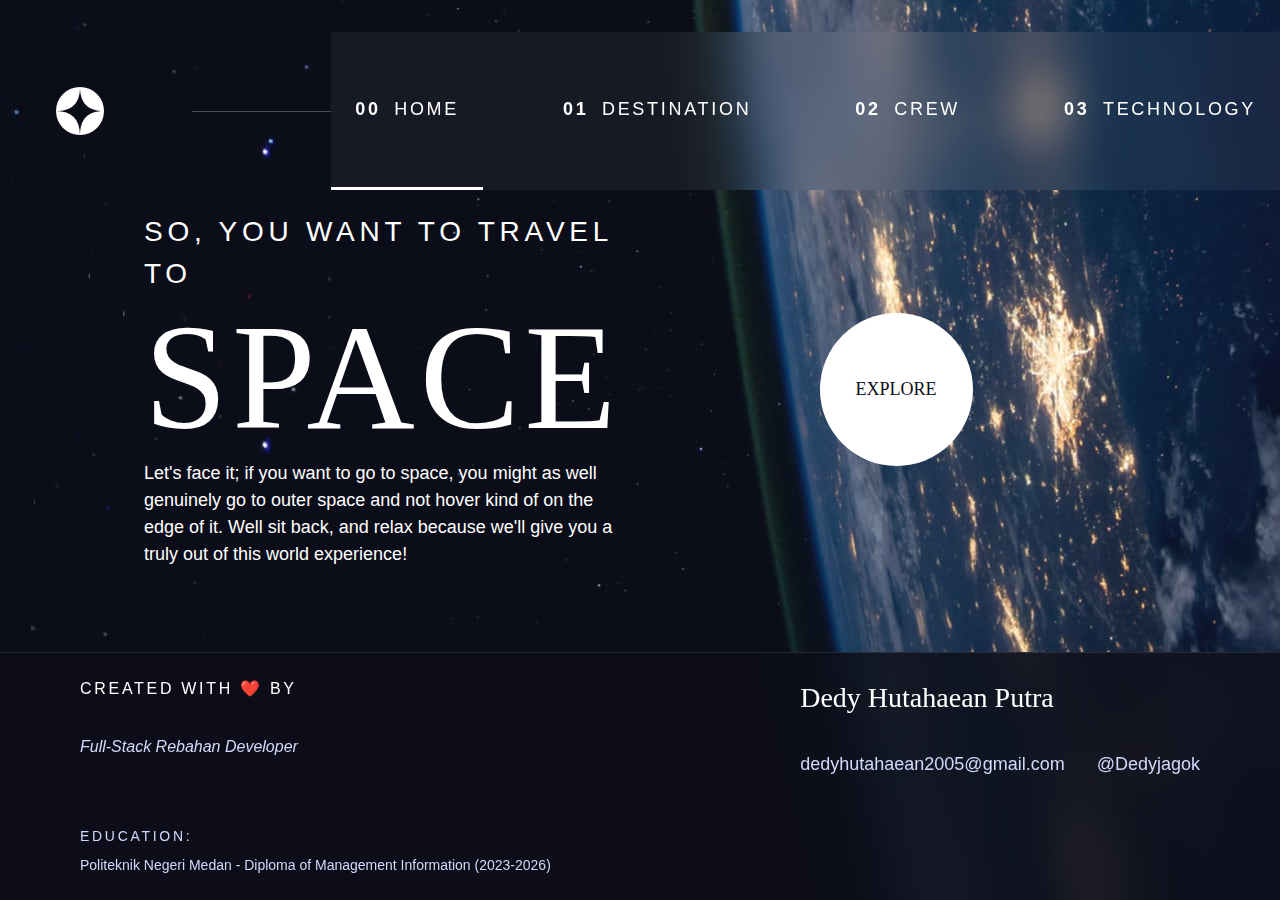
<file: starter-code/index.html>
<!DOCTYPE html>
<html lang="en">
<head>
  <meta charset="UTF-8">
  <meta name="viewport" content="width=device-width, initial-scale=1.0">
  <link rel="icon" type="image/png" sizes="32x32" href="./assets/favicon-32x32.png">
  <link rel="stylesheet" href="css/style.css">
  <title>Frontend Mentor | Space tourism website</title>
</head>
<body class="home">
  <header class="primary-header flex">
    <div>
      <img src="./assets/shared/logo.svg" alt="space tourism logo" class="logo">
    </div>
    
    <button class="mobile-nav-toggle" aria-controls="primary-navigation" aria-expanded="false">
      <span class="sr-only">Menu</span>
    </button>
    
    <nav>
      <ul id="primary-navigation" class="primary-navigation underline-indicators flex">
        <li class="active"><a class="ff-sans-cond uppercase text-white letter-spacing-2" href="index.html"><span>00</span>Home</a></li>
        <li><a class="ff-sans-cond uppercase text-white letter-spacing-2" href="destination-moon.html"><span>01</span>Destination</a></li>
        <li><a class="ff-sans-cond uppercase text-white letter-spacing-2" href="crew-commander.html"><span>02</span>Crew</a></li>
        <li><a class="ff-sans-cond uppercase text-white letter-spacing-2" href="technology-vehicle.html"><span>03</span>Technology</a></li>
      </ul>
    </nav>
  </header>
  
  <main class="grid-container">
    <div>
      <h1 class="text-accent fs-500 ff-sans-cond uppercase letter-spacing-1">So, you want to travel to <span class="fs-900 ff-serif text-white d-block">Space</span></h1>
      <p>Let's face it; if you want to go to space, you might as well genuinely go to outer space and not hover kind of on the edge of it. Well sit back, and relax because we'll give you a truly out of this world experience!</p>
    </div>
    
    <div>
      <a href="destination-moon.html" class="large-button uppercase ff-serif text-dark bg-white">Explore</a>
    </div>
  </main>

  <footer class="creator-info">
    <div class="creator-container">
      <p class="fs-300 ff-sans-cond uppercase letter-spacing-2">Created with ❤️ by</p>
      <p class="fs-500 ff-serif">Dedy Hutahaean Putra</p>
      <p class="creator-subtitle text-light">Full-Stack Rebahan Developer</p>
      <div class="creator-links">
        <a href="mailto:dedyhutahaean2005@gmail.com" class="text-light">dedyhutahaean2005@gmail.com</a>
        <a href="https://github.com/Dedyjagok" target="_blank" class="text-light">@Dedyjagok</a>
      </div>
      <p class="education text-light">
        <span class="ff-sans-cond uppercase letter-spacing-2">Education:</span>
        Politeknik Negeri Medan - Diploma of Management Information (2023-2026)
      </p>
    </div>
  </footer>

  <script src="js/navigation.js"></script>
</body>
</html>
</file>
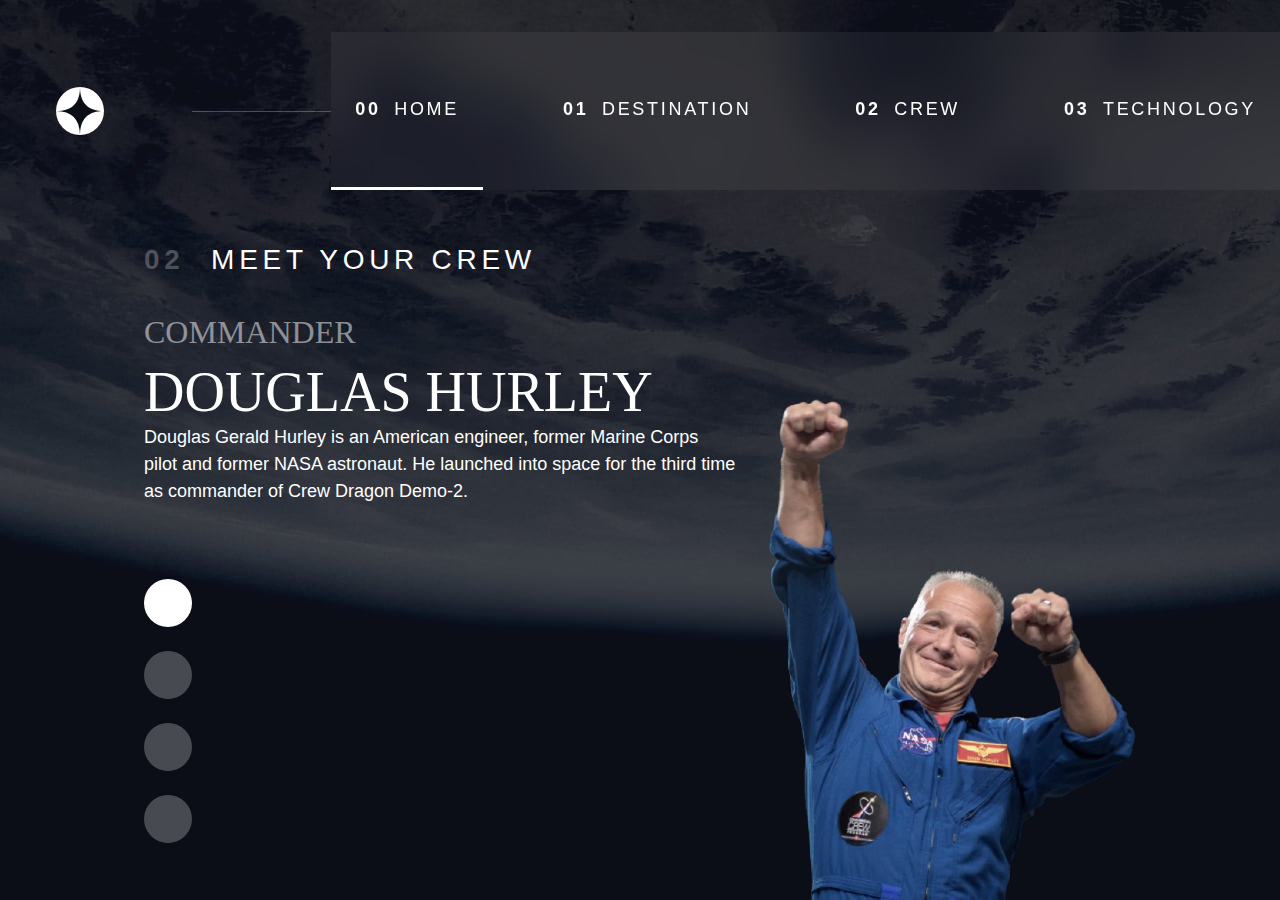
<file: starter-code/crew-commander.html>
<!DOCTYPE html>
<html lang="en">
<head>
  <meta charset="UTF-8">
  <meta name="viewport" content="width=device-width, initial-scale=1.0">
  <link rel="icon" type="image/png" sizes="32x32" href="./assets/favicon-32x32.png">
  <link rel="stylesheet" href="css/style.css">
  <title>Frontend Mentor | Space tourism website</title>
</head>
<body class="crew">
  <header class="primary-header flex">
    <div>
      <img src="./assets/shared/logo.svg" alt="space tourism logo" class="logo">
    </div>
    
    <nav>
      <ul id="primary-navigation" class="primary-navigation underline-indicators flex">
        <li class="active"><a class="ff-sans-cond uppercase text-white letter-spacing-2" href="index.html"><span>00</span>Home</a></li>
        <li><a class="ff-sans-cond uppercase text-white letter-spacing-2" href="destination-moon.html"><span>01</span>Destination</a></li>
        <li><a class="ff-sans-cond uppercase text-white letter-spacing-2" href="crew-commander.html"><span>02</span>Crew</a></li>
        <li><a class="ff-sans-cond uppercase text-white letter-spacing-2" href="technology-vehicle.html"><span>03</span>Technology</a></li>
      </ul>
    </nav>
  </header>

  <main class="grid-container grid-container--crew">
    <h1 class="numbered-title"><span>02</span> Meet your crew</h1>
    
    <div class="crew-image">
      <picture>
        <source srcset="./assets/crew/image-douglas-hurley.webp" type="image/webp">
        <img src="./assets/crew/image-douglas-hurley.png" alt="Douglas Hurley">
      </picture>
    </div>
    
    <div class="dot-indicators flex">
      <a href="crew-commander.html" aria-selected="true"><span class="sr-only">Commander</span></a>
      <a href="crew-specialist.html" aria-selected="false"><span class="sr-only">Mission Specialist</span></a>
      <a href="crew-pilot.html" aria-selected="false"><span class="sr-only">Pilot</span></a>
      <a href="crew-engineer.html" aria-selected="false"><span class="sr-only">Flight Engineer</span></a>
    </div>
    
    <article class="crew-details">
      <header class="flow flow--space-small">
        <h2 class="fs-600 ff-serif uppercase">Commander</h2>
        <p class="fs-700 uppercase ff-serif">Douglas Hurley</p>
      </header>
      
      <p>
        Douglas Gerald Hurley is an American engineer, former Marine Corps pilot 
        and former NASA astronaut. He launched into space for the third time as 
        commander of Crew Dragon Demo-2.
      </p>
    </article>
  </main>

  <script src="js/navigation.js"></script>
</body>
</html>
</file>
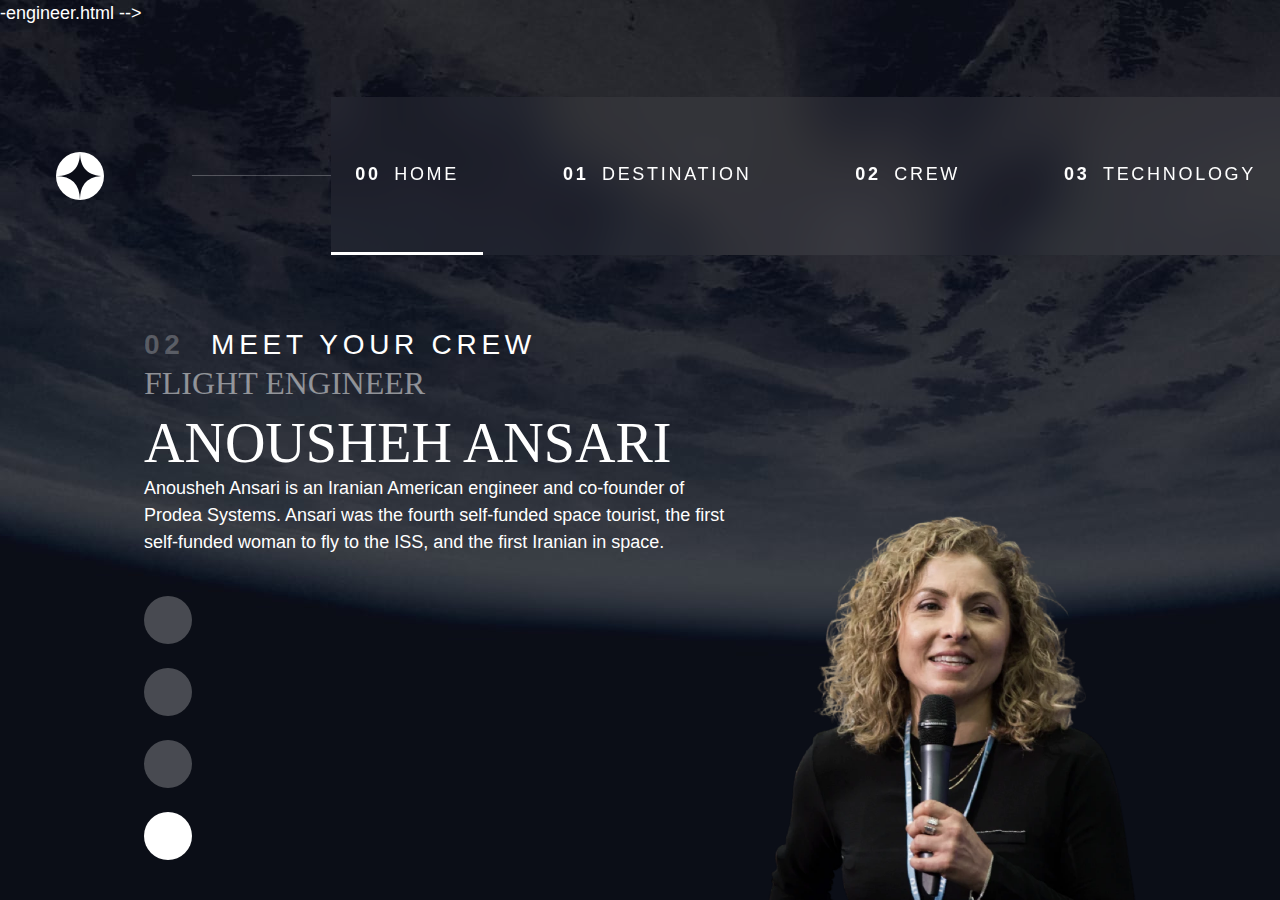
<file: starter-code/crew-engineer.html>
-engineer.html -->
<!DOCTYPE html>
<html lang="en">
<head>
  <meta charset="UTF-8">
  <meta name="viewport" content="width=device-width, initial-scale=1.0">
  <link rel="icon" type="image/png" sizes="32x32" href="./assets/favicon-32x32.png">
  <link rel="stylesheet" href="css/style.css">
  <title>Frontend Mentor | Space tourism website</title>
</head>
<body class="crew">
  <header class="primary-header flex">
    <div>
      <img src="./assets/shared/logo.svg" alt="space tourism logo" class="logo">
    </div>
    
    <nav>
      <ul id="primary-navigation" class="primary-navigation underline-indicators flex">
        <li class="active"><a class="ff-sans-cond uppercase text-white letter-spacing-2" href="index.html"><span>00</span>Home</a></li>
        <li><a class="ff-sans-cond uppercase text-white letter-spacing-2" href="destination-moon.html"><span>01</span>Destination</a></li>
        <li><a class="ff-sans-cond uppercase text-white letter-spacing-2" href="crew-commander.html"><span>02</span>Crew</a></li>
        <li><a class="ff-sans-cond uppercase text-white letter-spacing-2" href="technology-vehicle.html"><span>03</span>Technology</a></li>
      </ul>
    </nav>
  </header>

  <main class="grid-container grid-container--crew">
    <h1 class="numbered-title"><span>02</span> Meet your crew</h1>
    
    <div class="crew-image">
      <picture>
        <source srcset="./assets/crew/image-anousheh-ansari.webp" type="image/webp">
        <img src="./assets/crew/image-anousheh-ansari.png" alt="Anousheh Ansari">
      </picture>
    </div>
    
    <div class="dot-indicators flex">
      <a href="crew-commander.html" aria-selected="false"><span class="sr-only">Commander</span></a>
      <a href="crew-specialist.html" aria-selected="false"><span class="sr-only">Mission Specialist</span></a>
      <a href="crew-pilot.html" aria-selected="false"><span class="sr-only">Pilot</span></a>
      <a href="crew-engineer.html" aria-selected="true"><span class="sr-only">Flight Engineer</span></a>
    </div>
    
    <article class="crew-details">
      <header class="flow flow--space-small">
        <h2 class="fs-600 ff-serif uppercase">Flight Engineer</h2>
        <p class="fs-700 uppercase ff-serif">Anousheh Ansari</p>
      </header>
      
      <p>
        Anousheh Ansari is an Iranian American engineer and co-founder of Prodea Systems. 
        Ansari was the fourth self-funded space tourist, the first self-funded woman to 
        fly to the ISS, and the first Iranian in space.
      </p>
    </article>
  </main>

  <script src="js/navigation.js"></script>
</body>
</html>
</file>
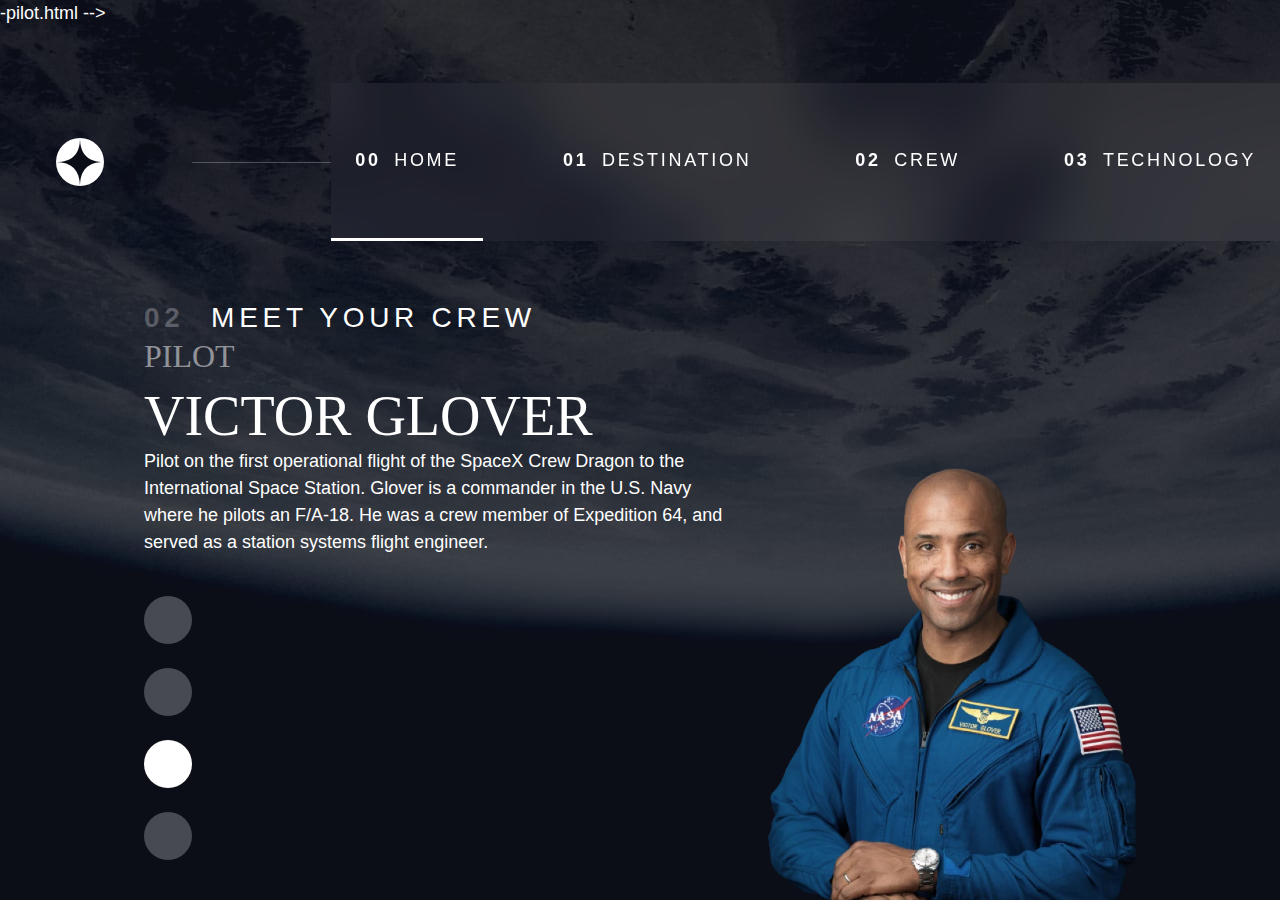
<file: starter-code/crew-pilot.html>
-pilot.html -->
<!DOCTYPE html>
<html lang="en">
<head>
  <meta charset="UTF-8">
  <meta name="viewport" content="width=device-width, initial-scale=1.0">
  <link rel="icon" type="image/png" sizes="32x32" href="./assets/favicon-32x32.png">
  <link rel="stylesheet" href="css/style.css">
  <title>Frontend Mentor | Space tourism website</title>
</head>
<body class="crew">
  <header class="primary-header flex">
    <div>
      <img src="./assets/shared/logo.svg" alt="space tourism logo" class="logo">
    </div>
    
    <nav>
      <ul id="primary-navigation" class="primary-navigation underline-indicators flex">
        <li class="active"><a class="ff-sans-cond uppercase text-white letter-spacing-2" href="index.html"><span>00</span>Home</a></li>
        <li><a class="ff-sans-cond uppercase text-white letter-spacing-2" href="destination-moon.html"><span>01</span>Destination</a></li>
        <li><a class="ff-sans-cond uppercase text-white letter-spacing-2" href="crew-commander.html"><span>02</span>Crew</a></li>
        <li><a class="ff-sans-cond uppercase text-white letter-spacing-2" href="technology-vehicle.html"><span>03</span>Technology</a></li>
      </ul>
    </nav>
  </header>

  <main class="grid-container grid-container--crew">
    <h1 class="numbered-title"><span>02</span> Meet your crew</h1>
    
    <div class="crew-image">
      <picture>
        <source srcset="./assets/crew/image-victor-glover.webp" type="image/webp">
        <img src="./assets/crew/image-victor-glover.png" alt="Victor Glover">
      </picture>
    </div>
    
    <div class="dot-indicators flex">
      <a href="crew-commander.html" aria-selected="false"><span class="sr-only">Commander</span></a>
      <a href="crew-specialist.html" aria-selected="false"><span class="sr-only">Mission Specialist</span></a>
      <a href="crew-pilot.html" aria-selected="true"><span class="sr-only">Pilot</span></a>
      <a href="crew-engineer.html" aria-selected="false"><span class="sr-only">Flight Engineer</span></a>
    </div>
    
    <article class="crew-details">
      <header class="flow flow--space-small">
        <h2 class="fs-600 ff-serif uppercase">Pilot</h2>
        <p class="fs-700 uppercase ff-serif">Victor Glover</p>
      </header>
      
      <p>
        Pilot on the first operational flight of the SpaceX Crew Dragon to the 
        International Space Station. Glover is a commander in the U.S. Navy where 
        he pilots an F/A-18. He was a crew member of Expedition 64, and served as a 
        station systems flight engineer.
      </p>
    </article>
  </main>

  <script src="js/navigation.js"></script>
</body>
</html>
</file>
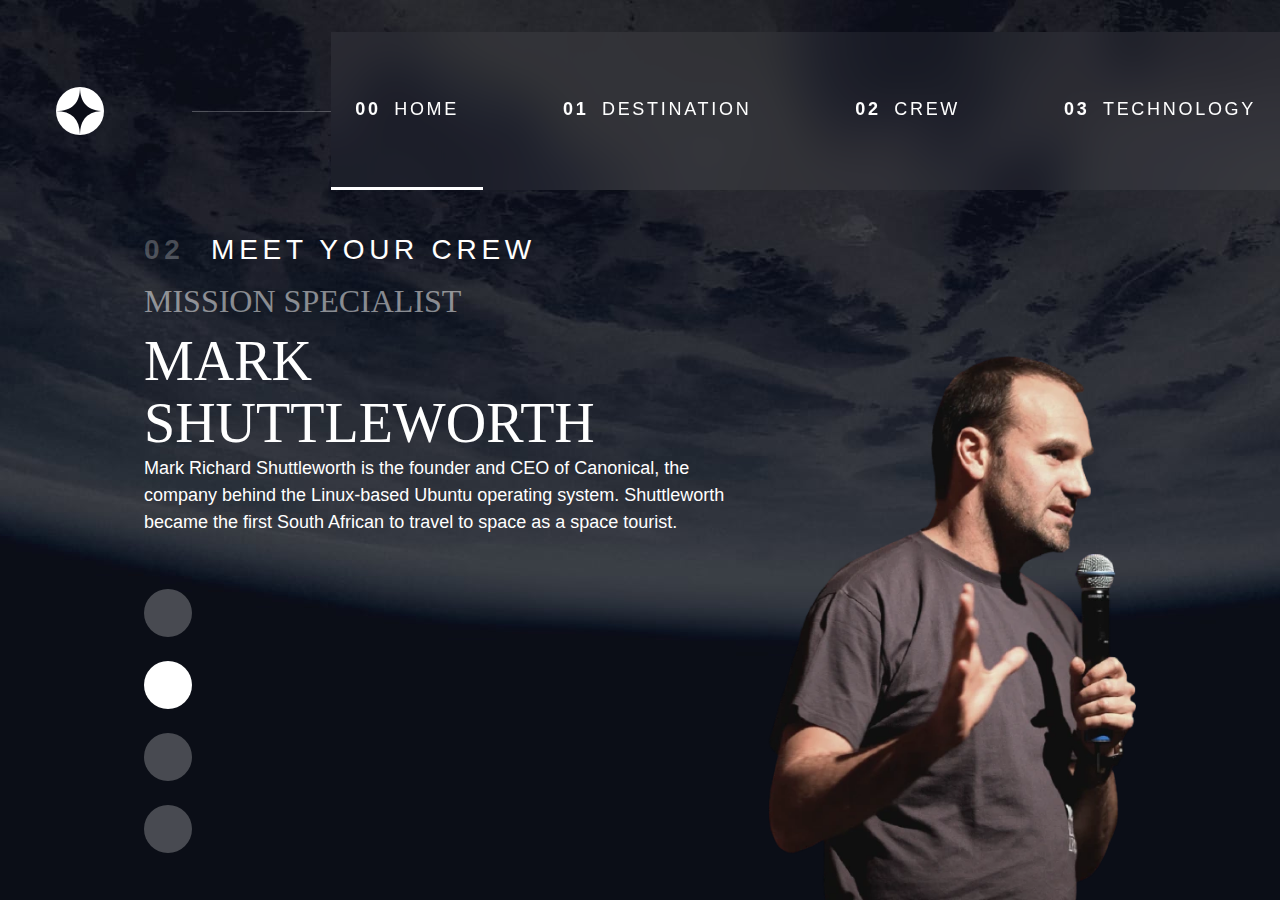
<file: starter-code/crew-specialist.html>
<!DOCTYPE html>
<html lang="en">
<head>
  <meta charset="UTF-8">
  <meta name="viewport" content="width=device-width, initial-scale=1.0">
  <link rel="icon" type="image/png" sizes="32x32" href="./assets/favicon-32x32.png">
  <link rel="stylesheet" href="css/style.css">
  <title>Frontend Mentor | Space tourism website</title>
</head>
<body class="crew">
  <header class="primary-header flex">
    <div>
      <img src="./assets/shared/logo.svg" alt="space tourism logo" class="logo">
    </div>
    
    <nav>
      <ul id="primary-navigation" class="primary-navigation underline-indicators flex">
        <li class="active"><a class="ff-sans-cond uppercase text-white letter-spacing-2" href="index.html"><span>00</span>Home</a></li>
        <li><a class="ff-sans-cond uppercase text-white letter-spacing-2" href="destination-moon.html"><span>01</span>Destination</a></li>
        <li><a class="ff-sans-cond uppercase text-white letter-spacing-2" href="crew-commander.html"><span>02</span>Crew</a></li>
        <li><a class="ff-sans-cond uppercase text-white letter-spacing-2" href="technology-vehicle.html"><span>03</span>Technology</a></li>
      </ul>
    </nav>
  </header>

  <main class="grid-container grid-container--crew">
    <h1 class="numbered-title"><span>02</span> Meet your crew</h1>
    
    <div class="crew-image">
      <picture>
        <source srcset="./assets/crew/image-mark-shuttleworth.webp" type="image/webp">
        <img src="./assets/crew/image-mark-shuttleworth.png" alt="Mark Shuttleworth">
      </picture>
    </div>
    
    <div class="dot-indicators flex">
      <a href="crew-commander.html" aria-selected="false"><span class="sr-only">Commander</span></a>
      <a href="crew-specialist.html" aria-selected="true"><span class="sr-only">Mission Specialist</span></a>
      <a href="crew-pilot.html" aria-selected="false"><span class="sr-only">Pilot</span></a>
      <a href="crew-engineer.html" aria-selected="false"><span class="sr-only">Flight Engineer</span></a>
    </div>
    
    <article class="crew-details">
      <header class="flow flow--space-small">
        <h2 class="fs-600 ff-serif uppercase">Mission Specialist</h2>
        <p class="fs-700 uppercase ff-serif">Mark Shuttleworth</p>
      </header>
      
      <p>
        Mark Richard Shuttleworth is the founder and CEO of Canonical, the company behind 
        the Linux-based Ubuntu operating system. Shuttleworth became the first South 
        African to travel to space as a space tourist.
      </p>
    </article>
  </main>

  <script src="js/navigation.js"></script>
</body>
</html>
</file>
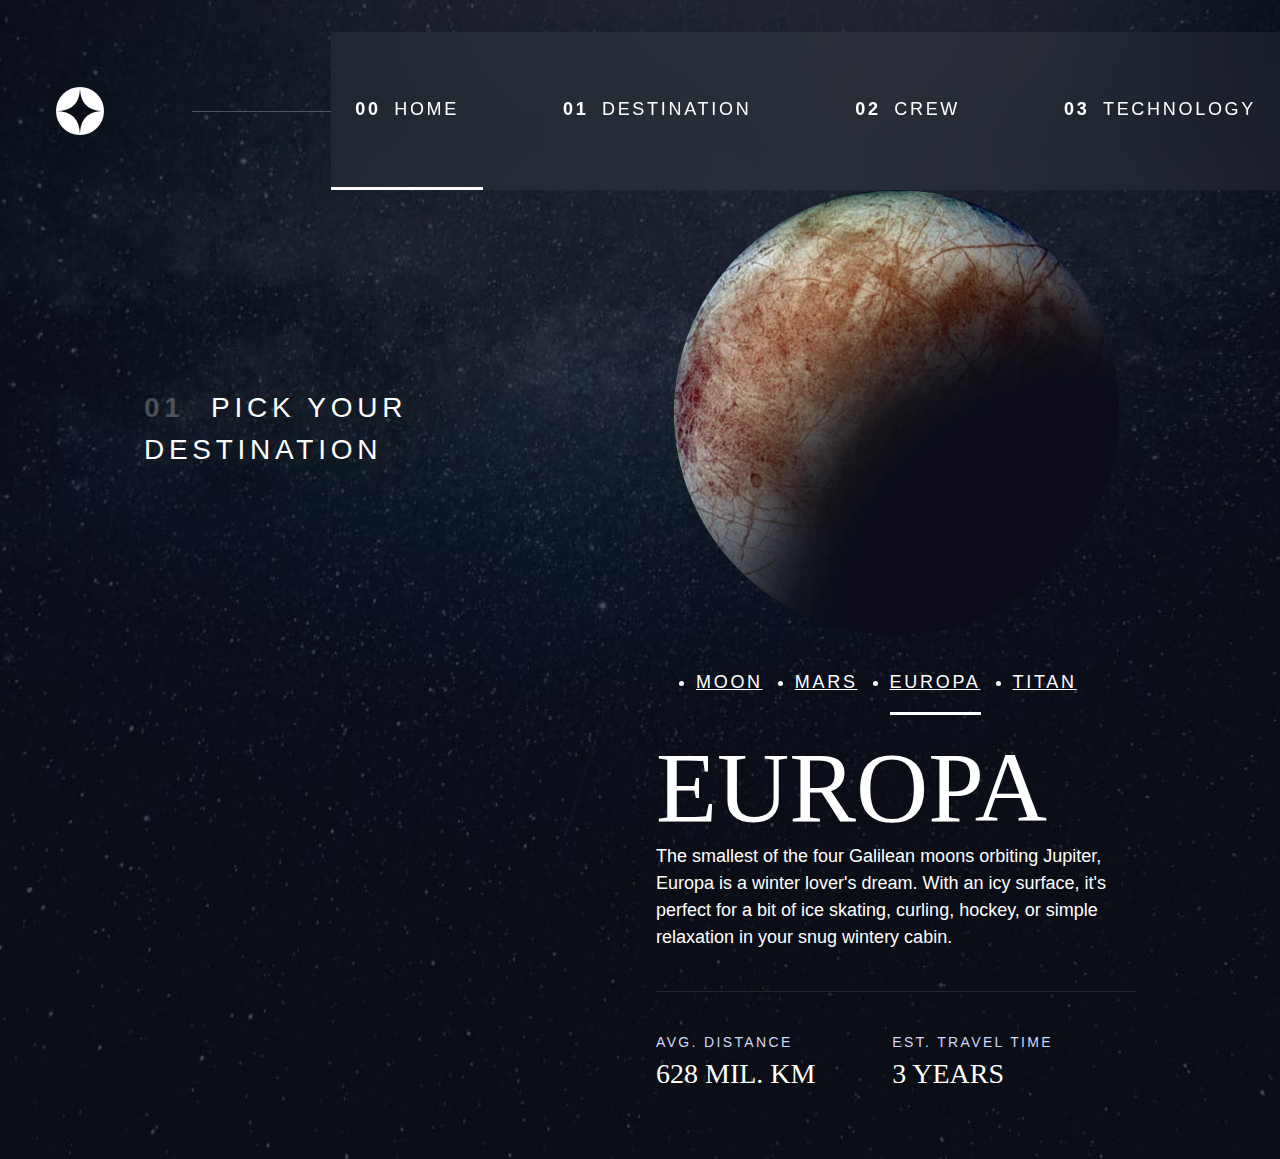
<file: starter-code/destination-europa.html>
<!DOCTYPE html>
<html lang="en">
<head>
  <meta charset="UTF-8">
  <meta name="viewport" content="width=device-width, initial-scale=1.0">
  <link rel="icon" type="image/png" sizes="32x32" href="./assets/favicon-32x32.png">
  <link rel="stylesheet" href="css/style.css">
  <title>Frontend Mentor | Space tourism website</title>
</head>
<body class="destination">
  <header class="primary-header flex">
    <div>
      <img src="./assets/shared/logo.svg" alt="space tourism logo" class="logo">
    </div>
    
    <nav>
      <ul id="primary-navigation" class="primary-navigation underline-indicators flex">
        <li class="active"><a class="ff-sans-cond uppercase text-white letter-spacing-2" href="index.html"><span>00</span>Home</a></li>
        <li><a class="ff-sans-cond uppercase text-white letter-spacing-2" href="destination-moon.html"><span>01</span>Destination</a></li>
        <li><a class="ff-sans-cond uppercase text-white letter-spacing-2" href="crew-commander.html"><span>02</span>Crew</a></li>
        <li><a class="ff-sans-cond uppercase text-white letter-spacing-2" href="technology-vehicle.html"><span>03</span>Technology</a></li>
      </ul>
    </nav>
  </header>

  <main id="main" class="grid-container">
    <h1 class="numbered-title"><span>01</span> Pick your destination</h1>
    
    <div class="tab-content">
      <picture>
        <source srcset="./assets/destination/image-europa.webp" type="image/webp">
        <img src="./assets/destination/image-europa.png" alt="Europa">
      </picture>
    </div>
    
    <div class="tab-list-container">
      <nav>
        <ul class="tab-list underline-indicators flex">
          <li><a class="ff-sans-cond uppercase text-white letter-spacing-2" href="destination-moon.html">Moon</a></li>
          <li><a class="ff-sans-cond uppercase text-white letter-spacing-2" href="destination-mars.html">Mars</a></li>
          <li class="active"><a class="ff-sans-cond uppercase text-white letter-spacing-2" href="destination-europa.html">Europa</a></li>
          <li><a class="ff-sans-cond uppercase text-white letter-spacing-2" href="destination-titan.html">Titan</a></li>
        </ul>
      </nav>

      <article>
        <h2 class="fs-800 uppercase ff-serif">Europa</h2>

        <p>The smallest of the four Galilean moons orbiting Jupiter, Europa is a 
        winter lover's dream. With an icy surface, it's perfect for a bit of 
        ice skating, curling, hockey, or simple relaxation in your snug 
        wintery cabin.</p>

        <div class="destination-meta flex">
          <div>
            <h3 class="fs-200 uppercase text-light ff-sans-cond letter-spacing-3">Avg. distance</h3>
            <p class="fs-500 ff-serif uppercase">628 mil. km</p>
          </div>
          <div>
            <h3 class="fs-200 uppercase text-light ff-sans-cond letter-spacing-3">Est. travel time</h3>
            <p class="fs-500 ff-serif uppercase">3 years</p>
          </div>
        </div>
      </article>
    </div>
  </main>

  <script src="js/navigation.js"></script>
</body>
</html>
</file>
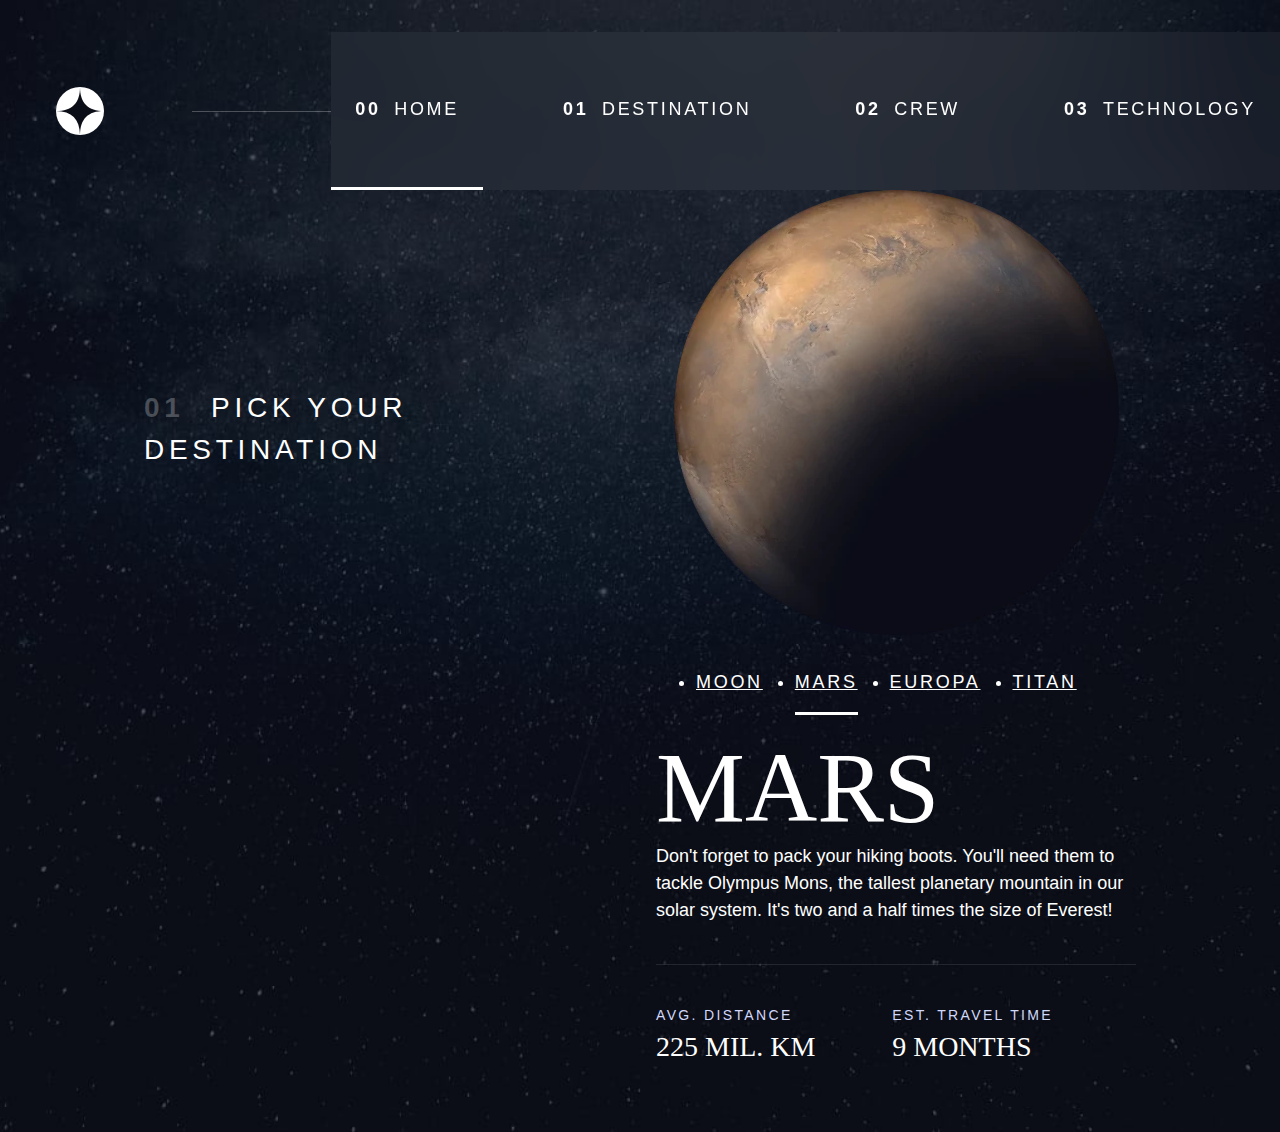
<file: starter-code/destination-mars.html>
<!DOCTYPE html>
<html lang="en">
<head>
  <meta charset="UTF-8">
  <meta name="viewport" content="width=device-width, initial-scale=1.0">
  <link rel="icon" type="image/png" sizes="32x32" href="./assets/favicon-32x32.png">
  <link rel="stylesheet" href="css/style.css">
  <title>Frontend Mentor | Space tourism website</title>
</head>
<body class="destination">
  <header class="primary-header flex">
    <div>
      <img src="./assets/shared/logo.svg" alt="space tourism logo" class="logo">
    </div>
    
    <nav>
      <ul id="primary-navigation" class="primary-navigation underline-indicators flex">
        <li class="active"><a class="ff-sans-cond uppercase text-white letter-spacing-2" href="index.html"><span>00</span>Home</a></li>
        <li><a class="ff-sans-cond uppercase text-white letter-spacing-2" href="destination-moon.html"><span>01</span>Destination</a></li>
        <li><a class="ff-sans-cond uppercase text-white letter-spacing-2" href="crew-commander.html"><span>02</span>Crew</a></li>
        <li><a class="ff-sans-cond uppercase text-white letter-spacing-2" href="technology-vehicle.html"><span>03</span>Technology</a></li>
      </ul>
    </nav>
  </header>

  <main id="main" class="grid-container">
    <h1 class="numbered-title"><span>01</span> Pick your destination</h1>
    
    <div class="tab-content">
      <picture>
        <source srcset="./assets/destination/image-mars.webp" type="image/webp">
        <img src="./assets/destination/image-mars.png" alt="Mars">
      </picture>
    </div>
    
    <div class="tab-list-container">
      <nav>
        <ul class="tab-list underline-indicators flex">
          <li><a class="ff-sans-cond uppercase text-white letter-spacing-2" href="destination-moon.html">Moon</a></li>
          <li class="active"><a class="ff-sans-cond uppercase text-white letter-spacing-2" href="destination-mars.html">Mars</a></li>
          <li><a class="ff-sans-cond uppercase text-white letter-spacing-2" href="destination-europa.html">Europa</a></li>
          <li><a class="ff-sans-cond uppercase text-white letter-spacing-2" href="destination-titan.html">Titan</a></li>
        </ul>
      </nav>

      <article>
        <h2 class="fs-800 uppercase ff-serif">Mars</h2>

        <p>Don't forget to pack your hiking boots. You'll need them to tackle Olympus Mons, 
        the tallest planetary mountain in our solar system. It's two and a half times 
        the size of Everest!</p>

        <div class="destination-meta flex">
          <div>
            <h3 class="fs-200 uppercase text-light ff-sans-cond letter-spacing-3">Avg. distance</h3>
            <p class="fs-500 ff-serif uppercase">225 mil. km</p>
          </div>
          <div>
            <h3 class="fs-200 uppercase text-light ff-sans-cond letter-spacing-3">Est. travel time</h3>
            <p class="fs-500 ff-serif uppercase">9 months</p>
          </div>
        </div>
      </article>
    </div>
  </main>

  <script src="js/navigation.js"></script>
</body>
</html>
</file>
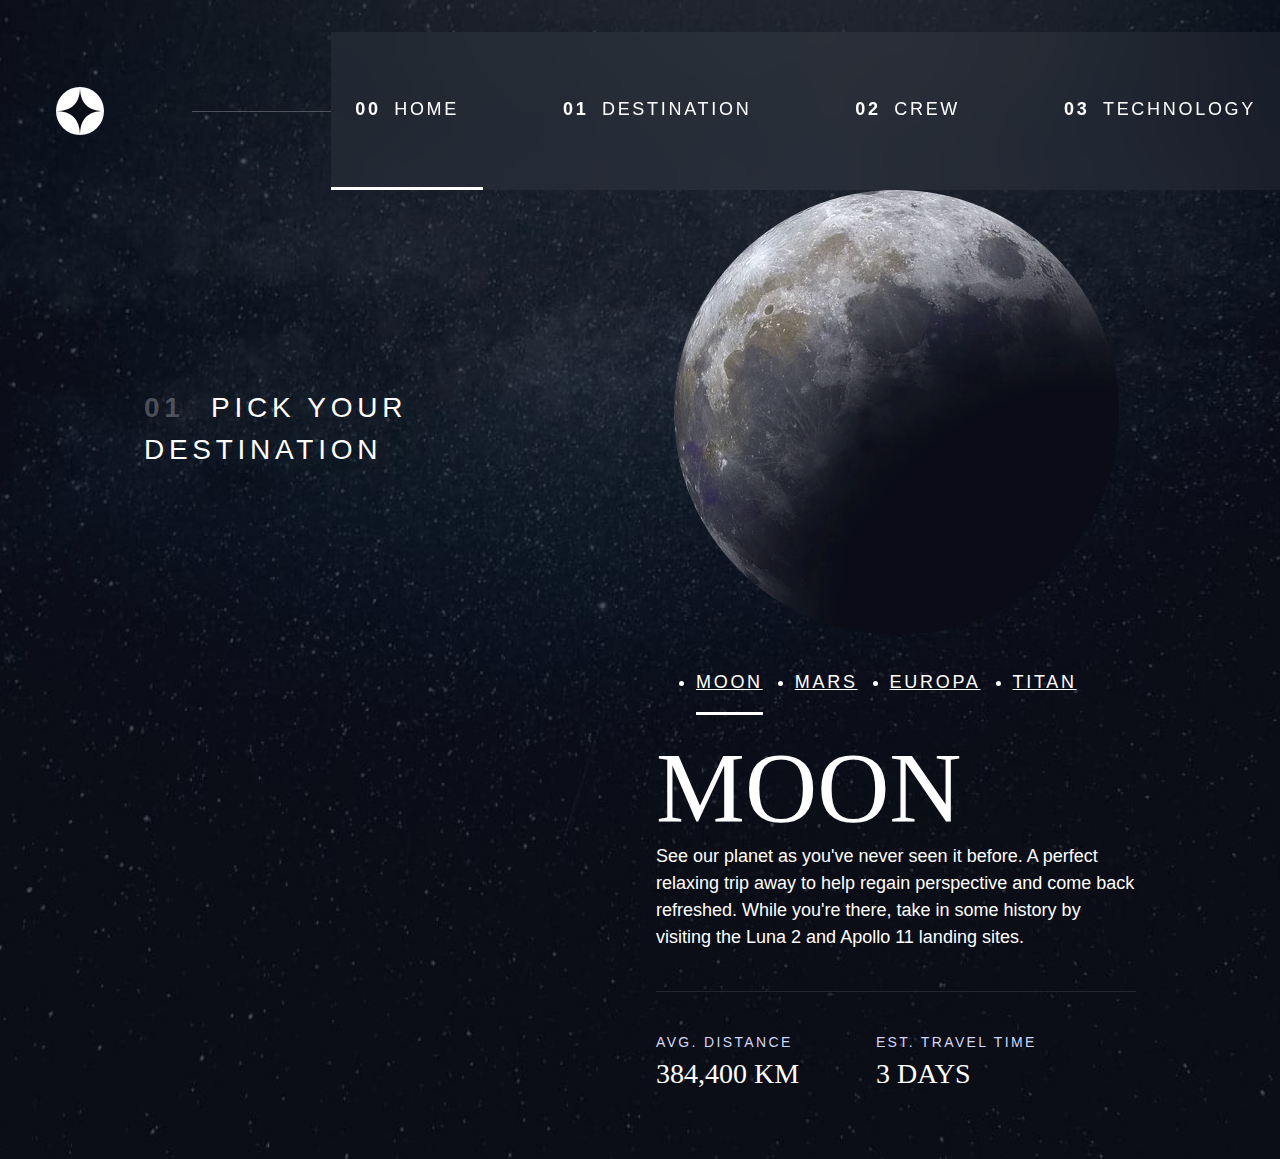
<file: starter-code/destination-moon.html>
<!DOCTYPE html>
<html lang="en">
<head>
  <meta charset="UTF-8">
  <meta name="viewport" content="width=device-width, initial-scale=1.0">
  <link rel="icon" type="image/png" sizes="32x32" href="./assets/favicon-32x32.png">
  <link rel="stylesheet" href="css/style.css">
  <title>Frontend Mentor | Space tourism website</title>
</head>
<body class="destination">
  <header class="primary-header flex">
    <div>
      <img src="./assets/shared/logo.svg" alt="space tourism logo" class="logo">
    </div>
    
    <nav>
      <ul id="primary-navigation" class="primary-navigation underline-indicators flex">
        <li class="active"><a class="ff-sans-cond uppercase text-white letter-spacing-2" href="index.html"><span>00</span>Home</a></li>
        <li><a class="ff-sans-cond uppercase text-white letter-spacing-2" href="destination-moon.html"><span>01</span>Destination</a></li>
        <li><a class="ff-sans-cond uppercase text-white letter-spacing-2" href="crew-commander.html"><span>02</span>Crew</a></li>
        <li><a class="ff-sans-cond uppercase text-white letter-spacing-2" href="technology-vehicle.html"><span>03</span>Technology</a></li>
      </ul>
    </nav>
  </header>

  <main id="main" class="grid-container">
    <h1 class="numbered-title"><span>01</span> Pick your destination</h1>
    
    <div class="tab-content">
      <picture>
        <source srcset="./assets/destination/image-moon.webp" type="image/webp">
        <img src="./assets/destination/image-moon.png" alt="The Moon">
      </picture>
    </div>
    
    <div class="tab-list-container">
      <nav>
        <ul class="tab-list underline-indicators flex">
          <li class="active"><a class="ff-sans-cond uppercase text-white letter-spacing-2" href="destination-moon.html">Moon</a></li>
          <li><a class="ff-sans-cond uppercase text-white letter-spacing-2" href="destination-mars.html">Mars</a></li>
          <li><a class="ff-sans-cond uppercase text-white letter-spacing-2" href="destination-europa.html">Europa</a></li>
          <li><a class="ff-sans-cond uppercase text-white letter-spacing-2" href="destination-titan.html">Titan</a></li>
        </ul>
      </nav>

      <article>
        <h2 class="fs-800 uppercase ff-serif">Moon</h2>

        <p>See our planet as you've never seen it before. A perfect relaxing trip away to help 
        regain perspective and come back refreshed. While you're there, take in some history 
        by visiting the Luna 2 and Apollo 11 landing sites.</p>

        <div class="destination-meta flex">
          <div>
            <h3 class="fs-200 uppercase text-light ff-sans-cond letter-spacing-3">Avg. distance</h3>
            <p class="fs-500 ff-serif uppercase">384,400 km</p>
          </div>
          <div>
            <h3 class="fs-200 uppercase text-light ff-sans-cond letter-spacing-3">Est. travel time</h3>
            <p class="fs-500 ff-serif uppercase">3 days</p>
          </div>
        </div>
      </article>
    </div>
  </main>

  <script src="js/navigation.js"></script>
</body>
</html>
</file>
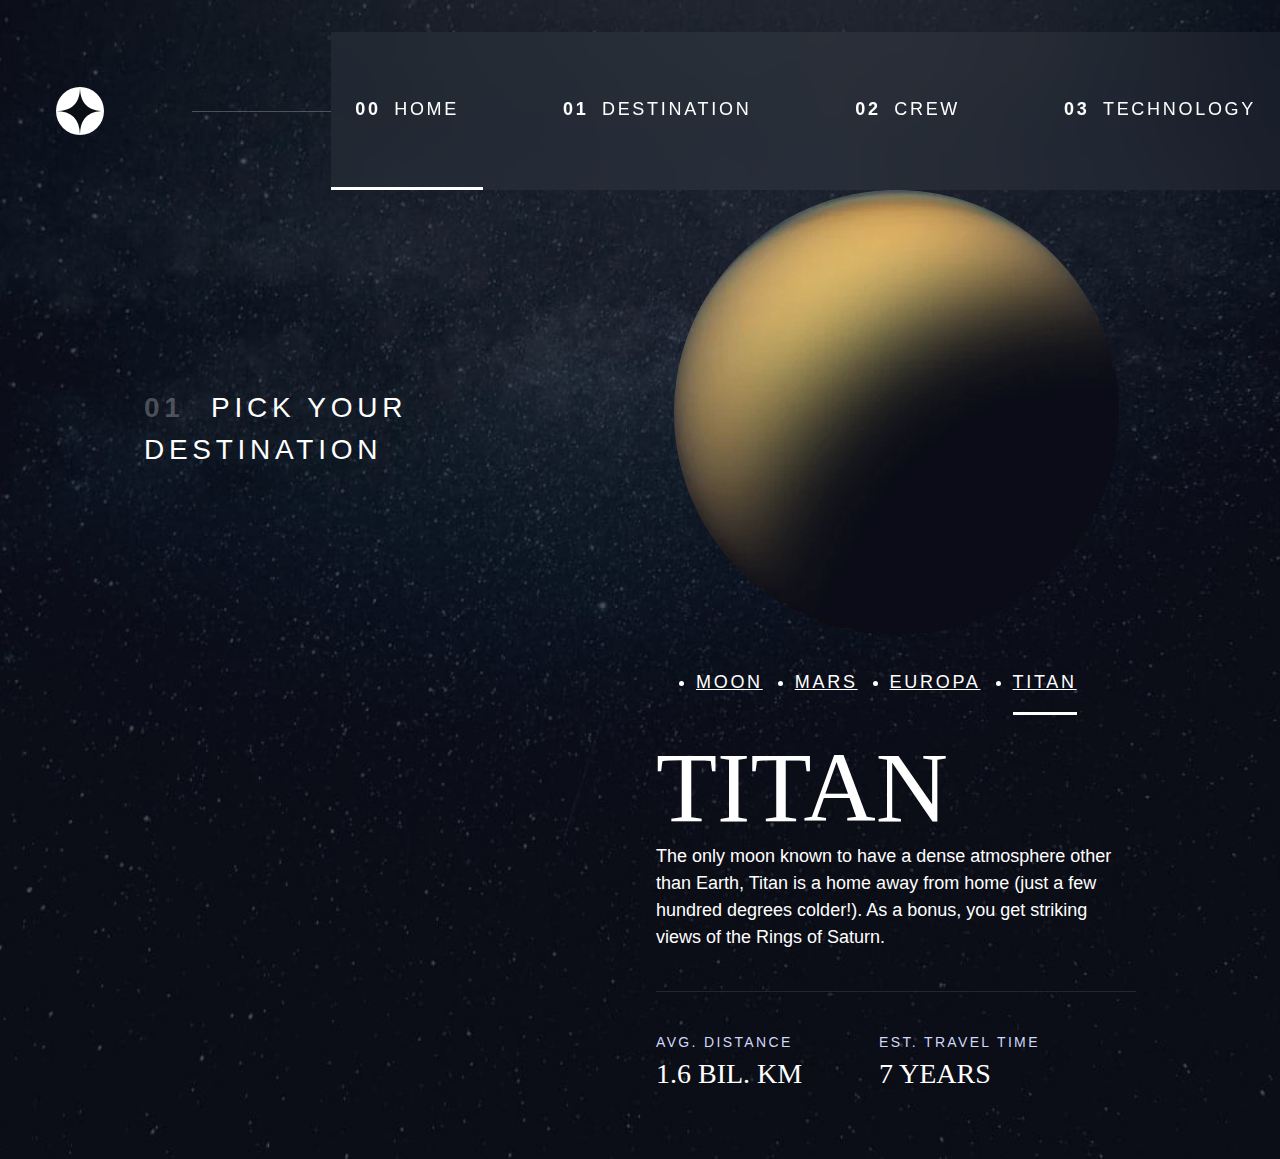
<file: starter-code/destination-titan.html>
<!DOCTYPE html>
<html lang="en">
<head>
  <meta charset="UTF-8">
  <meta name="viewport" content="width=device-width, initial-scale=1.0">
  <link rel="icon" type="image/png" sizes="32x32" href="./assets/favicon-32x32.png">
  <link rel="stylesheet" href="css/style.css">
  <title>Frontend Mentor | Space tourism website</title>
</head>
<body class="destination">
  <header class="primary-header flex">
    <div>
      <img src="./assets/shared/logo.svg" alt="space tourism logo" class="logo">
    </div>
    
    <nav>
      <ul id="primary-navigation" class="primary-navigation underline-indicators flex">
        <li class="active"><a class="ff-sans-cond uppercase text-white letter-spacing-2" href="index.html"><span>00</span>Home</a></li>
        <li><a class="ff-sans-cond uppercase text-white letter-spacing-2" href="destination-moon.html"><span>01</span>Destination</a></li>
        <li><a class="ff-sans-cond uppercase text-white letter-spacing-2" href="crew-commander.html"><span>02</span>Crew</a></li>
        <li><a class="ff-sans-cond uppercase text-white letter-spacing-2" href="technology-vehicle.html"><span>03</span>Technology</a></li>
      </ul>
    </nav>
  </header>

  <main id="main" class="grid-container">
    <h1 class="numbered-title"><span>01</span> Pick your destination</h1>
    
    <div class="tab-content">
      <picture>
        <source srcset="./assets/destination/image-titan.webp" type="image/webp">
        <img src="./assets/destination/image-titan.png" alt="Titan">
      </picture>
    </div>
    
    <div class="tab-list-container">
      <nav>
        <ul class="tab-list underline-indicators flex">
          <li><a class="ff-sans-cond uppercase text-white letter-spacing-2" href="destination-moon.html">Moon</a></li>
          <li><a class="ff-sans-cond uppercase text-white letter-spacing-2" href="destination-mars.html">Mars</a></li>
          <li><a class="ff-sans-cond uppercase text-white letter-spacing-2" href="destination-europa.html">Europa</a></li>
          <li class="active"><a class="ff-sans-cond uppercase text-white letter-spacing-2" href="destination-titan.html">Titan</a></li>
        </ul>
      </nav>

      <article>
        <h2 class="fs-800 uppercase ff-serif">Titan</h2>

        <p>The only moon known to have a dense atmosphere other than Earth, Titan 
        is a home away from home (just a few hundred degrees colder!). As a 
        bonus, you get striking views of the Rings of Saturn.</p>

        <div class="destination-meta flex">
          <div>
            <h3 class="fs-200 uppercase text-light ff-sans-cond letter-spacing-3">Avg. distance</h3>
            <p class="fs-500 ff-serif uppercase">1.6 bil. km</p>
          </div>
          <div>
            <h3 class="fs-200 uppercase text-light ff-sans-cond letter-spacing-3">Est. travel time</h3>
            <p class="fs-500 ff-serif uppercase">7 years</p>
          </div>
        </div>
      </article>
    </div>
  </main>

  <script src="js/navigation.js"></script>
</body>
</html>
</file>
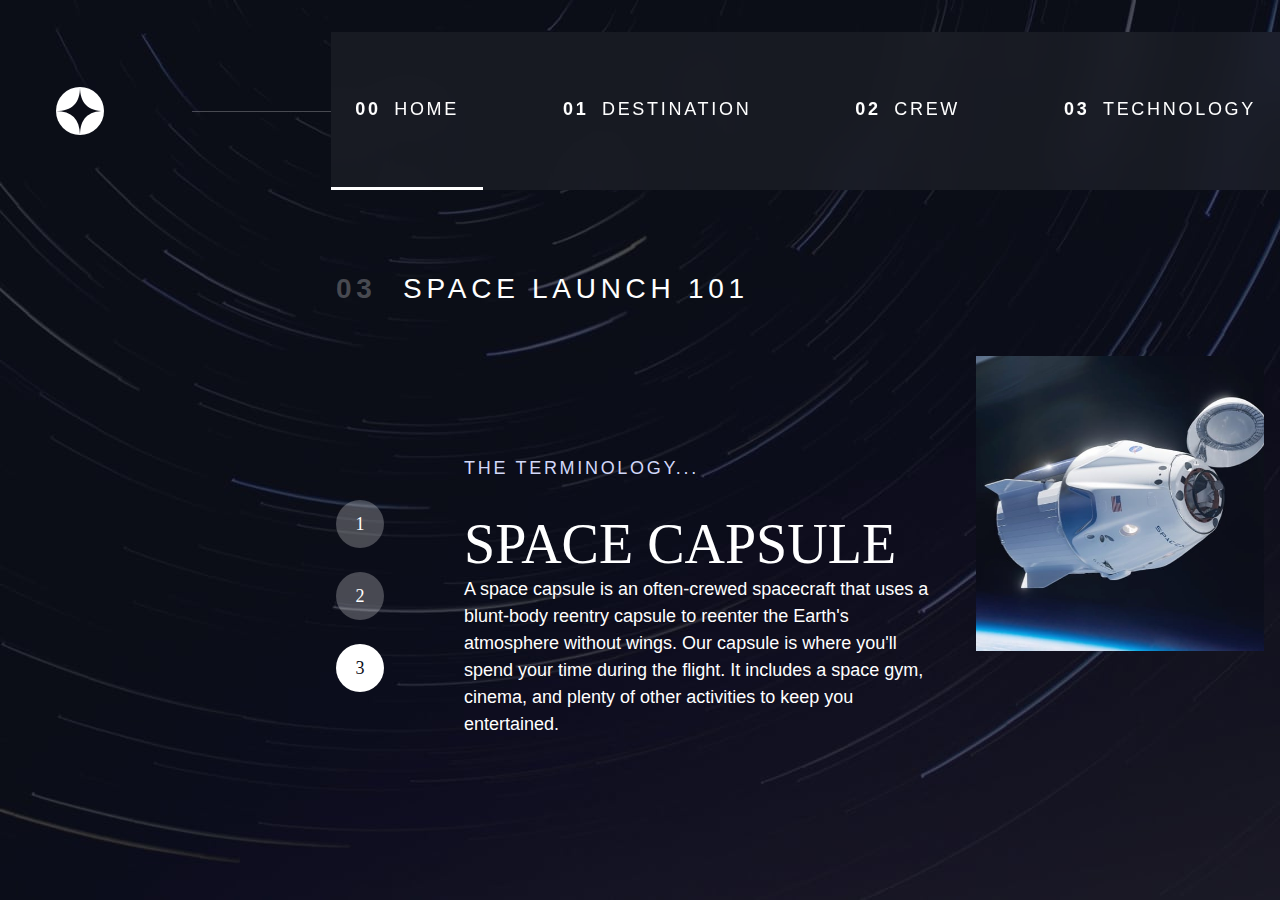
<file: starter-code/technology-capsule.html>
<html lang="en">
<head>
  <meta charset="UTF-8">
  <meta name="viewport" content="width=device-width, initial-scale=1.0">
  <link rel="icon" type="image/png" sizes="32x32" href="./assets/favicon-32x32.png">
  <link rel="stylesheet" href="css/style.css">
  <title>Frontend Mentor | Space tourism website</title>
</head>
<body class="technology">
  <header class="primary-header flex">
    <div>
      <img src="./assets/shared/logo.svg" alt="space tourism logo" class="logo">
    </div>
    
    <nav>
      <ul id="primary-navigation" class="primary-navigation underline-indicators flex">
        <li class="active"><a class="ff-sans-cond uppercase text-white letter-spacing-2" href="index.html"><span>00</span>Home</a></li>
        <li><a class="ff-sans-cond uppercase text-white letter-spacing-2" href="destination-moon.html"><span>01</span>Destination</a></li>
        <li><a class="ff-sans-cond uppercase text-white letter-spacing-2" href="crew-commander.html"><span>02</span>Crew</a></li>
        <li><a class="ff-sans-cond uppercase text-white letter-spacing-2" href="technology-vehicle.html"><span>03</span>Technology</a></li>
      </ul>
    </nav>
  </header>

  <main class="grid-container grid-container--technology">
    <h1 class="numbered-title"><span>03</span> Space launch 101</h1>
    
    <div class="technology-image">
      <picture>
        <source media="(min-width: 45em)" srcset="./assets/technology/image-space-capsule-portrait.jpg">
        <img src="./assets/technology/image-space-capsule-landscape.jpg" alt="Space capsule">
      </picture>
    </div>
    
    <div class="technology-tabs dot-indicators flex">
      <a href="technology-vehicle.html" class="ff-serif text-white" aria-selected="false">1</a>
      <a href="technology-spaceport.html" class="ff-serif text-white" aria-selected="false">2</a>
      <a href="technology-capsule.html" class="ff-serif text-white" aria-selected="true">3</a>
    </div>
    
    <article class="technology-details">
      <header class="flow">
        <h2 class="fs-400 ff-sans-cond text-light uppercase letter-spacing-2">The terminology...</h2>
        <p class="fs-700 uppercase ff-serif">Space capsule</p>
      </header>
      
      <p>
        A space capsule is an often-crewed spacecraft that uses a blunt-body reentry 
        capsule to reenter the Earth's atmosphere without wings. Our capsule is where 
        you'll spend your time during the flight. It includes a space gym, cinema, 
        and plenty of other activities to keep you entertained.
      </p>
    </article>
  </main>

  <script src="js/navigation.js"></script>
</body>
</html>
</file>
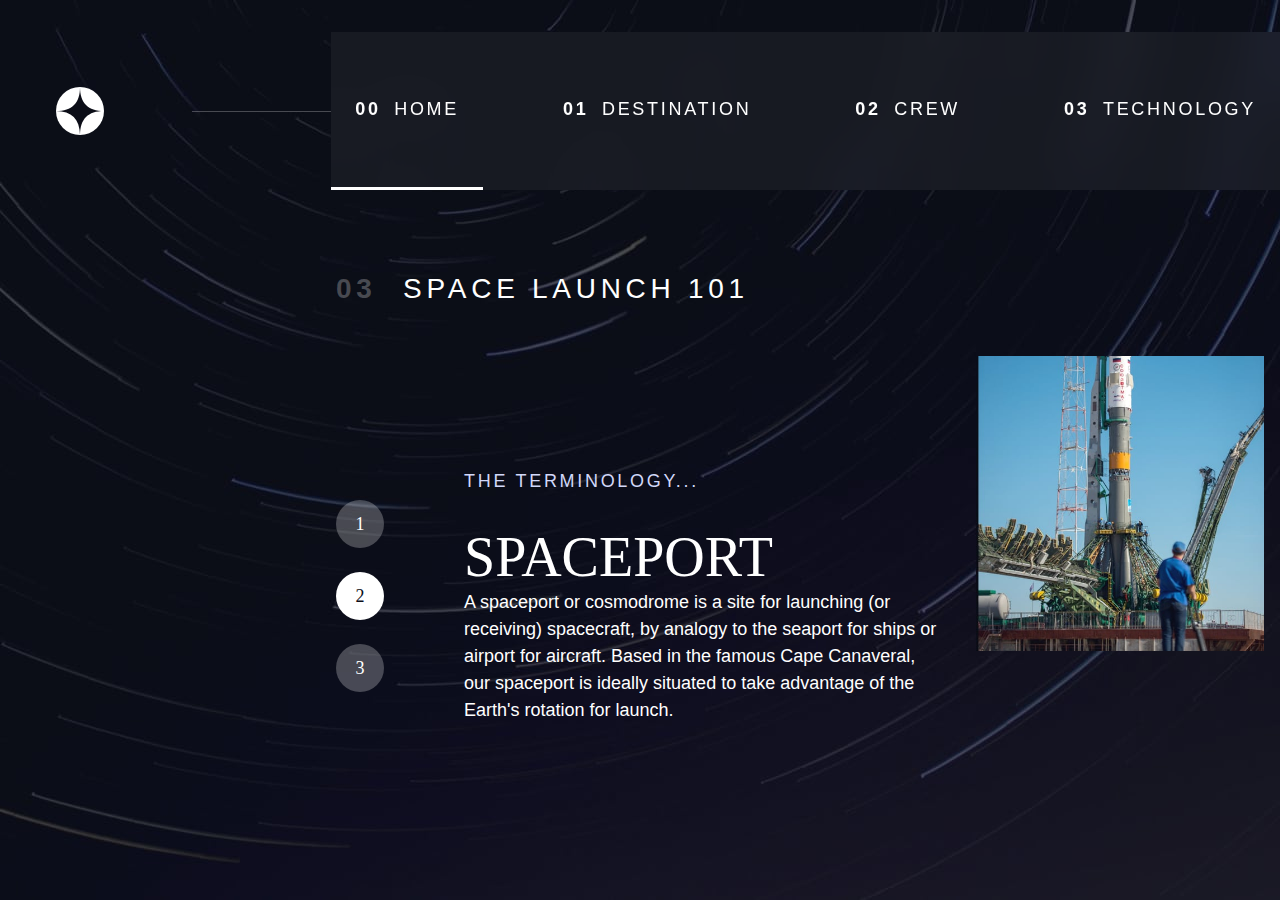
<file: starter-code/technology-spaceport.html>
<!DOCTYPE html>
<html lang="en">
<head>
  <meta charset="UTF-8">
  <meta name="viewport" content="width=device-width, initial-scale=1.0">
  <link rel="icon" type="image/png" sizes="32x32" href="./assets/favicon-32x32.png">
  <link rel="stylesheet" href="css/style.css">
  <title>Frontend Mentor | Space tourism website</title>
</head>
<body class="technology">
  <header class="primary-header flex">
    <div>
      <img src="./assets/shared/logo.svg" alt="space tourism logo" class="logo">
    </div>
    
    <nav>
      <ul id="primary-navigation" class="primary-navigation underline-indicators flex">
        <li class="active"><a class="ff-sans-cond uppercase text-white letter-spacing-2" href="index.html"><span>00</span>Home</a></li>
        <li><a class="ff-sans-cond uppercase text-white letter-spacing-2" href="destination-moon.html"><span>01</span>Destination</a></li>
        <li><a class="ff-sans-cond uppercase text-white letter-spacing-2" href="crew-commander.html"><span>02</span>Crew</a></li>
        <li><a class="ff-sans-cond uppercase text-white letter-spacing-2" href="technology-vehicle.html"><span>03</span>Technology</a></li>
      </ul>
    </nav>
  </header>

  <main class="grid-container grid-container--technology">
    <h1 class="numbered-title"><span>03</span> Space launch 101</h1>
    
    <div class="technology-image">
      <picture>
        <source media="(min-width: 45em)" srcset="./assets/technology/image-spaceport-portrait.jpg">
        <img src="./assets/technology/image-spaceport-landscape.jpg" alt="Spaceport">
      </picture>
    </div>
    
    <div class="technology-tabs dot-indicators flex">
      <a href="technology-vehicle.html" class="ff-serif text-white" aria-selected="false">1</a>
      <a href="technology-spaceport.html" class="ff-serif text-white" aria-selected="true">2</a>
      <a href="technology-capsule.html" class="ff-serif text-white" aria-selected="false">3</a>
    </div>
    
    <article class="technology-details">
      <header class="flow">
        <h2 class="fs-400 ff-sans-cond text-light uppercase letter-spacing-2">The terminology...</h2>
        <p class="fs-700 uppercase ff-serif">Spaceport</p>
      </header>
      
      <p>
        A spaceport or cosmodrome is a site for launching (or receiving) spacecraft, 
        by analogy to the seaport for ships or airport for aircraft. Based in the 
        famous Cape Canaveral, our spaceport is ideally situated to take advantage 
        of the Earth's rotation for launch.
      </p>
    </article>
  </main>

  <script src="js/navigation.js"></script>
</body>
</html>
</file>
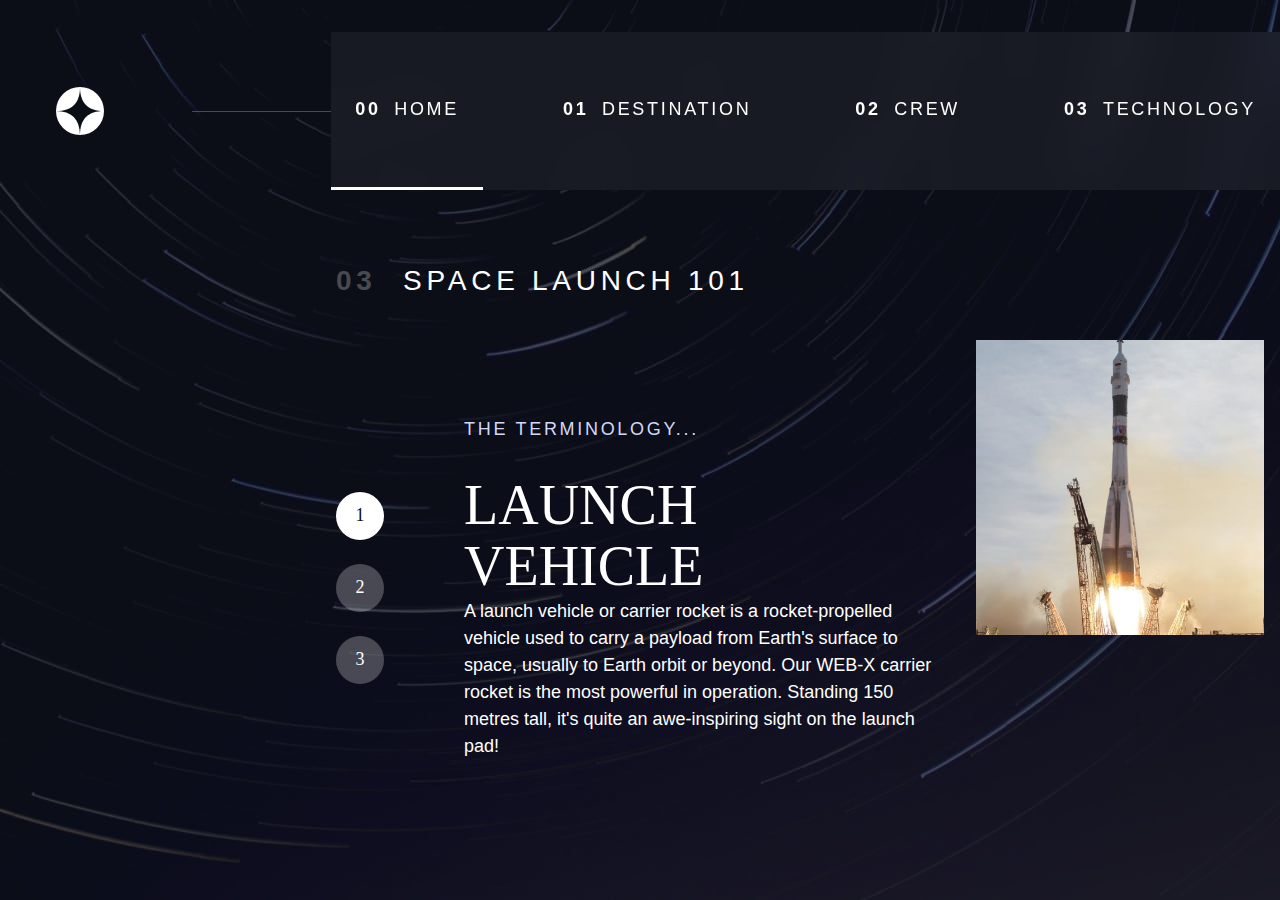
<file: starter-code/technology-vehicle.html>
<!DOCTYPE html>
<html lang="en">
<head>
  <meta charset="UTF-8">
  <meta name="viewport" content="width=device-width, initial-scale=1.0">
  <link rel="icon" type="image/png" sizes="32x32" href="./assets/favicon-32x32.png">
  <link rel="stylesheet" href="css/style.css">
  <title>Frontend Mentor | Space tourism website</title>
</head>
<body class="technology">
  <header class="primary-header flex">
    <div>
      <img src="./assets/shared/logo.svg" alt="space tourism logo" class="logo">
    </div>
    
    <nav>
      <ul id="primary-navigation" class="primary-navigation underline-indicators flex">
        <li class="active"><a class="ff-sans-cond uppercase text-white letter-spacing-2" href="index.html"><span>00</span>Home</a></li>
        <li><a class="ff-sans-cond uppercase text-white letter-spacing-2" href="destination-moon.html"><span>01</span>Destination</a></li>
        <li><a class="ff-sans-cond uppercase text-white letter-spacing-2" href="crew-commander.html"><span>02</span>Crew</a></li>
        <li><a class="ff-sans-cond uppercase text-white letter-spacing-2" href="technology-vehicle.html"><span>03</span>Technology</a></li>
      </ul>
    </nav>
  </header>

  <main class="grid-container grid-container--technology">
    <h1 class="numbered-title"><span>03</span> Space launch 101</h1>
    
    <div class="technology-image">
      <picture>
        <source media="(min-width: 45em)" srcset="./assets/technology/image-launch-vehicle-portrait.jpg">
        <img src="./assets/technology/image-launch-vehicle-landscape.jpg" alt="Launch vehicle">
      </picture>
    </div>
    
    <div class="technology-tabs dot-indicators flex">
      <a href="technology-vehicle.html" class="ff-serif text-white" aria-selected="true">1</a>
      <a href="technology-spaceport.html" class="ff-serif text-white" aria-selected="false">2</a>
      <a href="technology-capsule.html" class="ff-serif text-white" aria-selected="false">3</a>
    </div>
    
    <article class="technology-details">
      <header class="flow">
        <h2 class="fs-400 ff-sans-cond text-light uppercase letter-spacing-2">The terminology...</h2>
        <p class="fs-700 uppercase ff-serif">Launch vehicle</p>
      </header>
      
      <p>
        A launch vehicle or carrier rocket is a rocket-propelled vehicle used to carry a 
        payload from Earth's surface to space, usually to Earth orbit or beyond. Our 
        WEB-X carrier rocket is the most powerful in operation. Standing 150 metres tall, 
        it's quite an awe-inspiring sight on the launch pad!
      </p>
    </article>
  </main>

  <script src="js/navigation.js"></script>
</body>
</html>
</file>
<file: starter-code/css/style.css>
/* ------------------- */
/* Custom properties   */
/* ------------------- */

:root {
    /* colors */
    --clr-dark: 230 35% 7%;
    --clr-light: 231 77% 90%;
    --clr-white: 0 0% 100%;
    
    /* font-sizes */
    --fs-900: 9.375rem;
    --fs-800: 6.25rem;
    --fs-700: 3.5rem;
    --fs-600: 2rem;
    --fs-500: 1.75rem;
    --fs-400: 1.125rem;
    --fs-300: 1rem;
    --fs-200: 0.875rem;
    
    /* font-families */
    --ff-serif: "Bellefair", serif;
    --ff-sans-cond: "Barlow Condensed", sans-serif;
    --ff-sans-normal: "Barlow", sans-serif;
  }
  
  @media (max-width: 35em) {
    :root {
      --fs-900: 5rem;
      --fs-800: 3.5rem;
      --fs-700: 2.5rem;
      --fs-600: 1.75rem;
      --fs-500: 1.5rem;
      --fs-400: 1rem;
    }
  }
  
  /* ------------------- */
  /* Reset               */
  /* ------------------- */
  
  *,
  *::before,
  *::after {
    box-sizing: border-box;
  }
  
  body,
  h1,
  h2,
  h3,
  h4,
  h5,
  p,
  figure,
  picture {
    margin: 0; 
  }
  
  h1,
  h2,
  h3,
  h4,
  h5,
  h6,
  p {
    font-weight: 400;
  }
  
  body {
    font-family: var(--ff-sans-normal);
    font-size: var(--fs-400);
    color: hsl( var(--clr-white) );
    background-color: hsl( var(--clr-dark) );
    line-height: 1.5;
    min-height: 100vh;
    display: grid;
    grid-template-rows: min-content 1fr;
    overflow-x: hidden;
  }
  
  img,
  picture {
    max-width: 100%;
    display: block;
  }
  
  input,
  button,
  textarea,
  select {
    font: inherit;
  }
  
  @media (prefers-reduced-motion: reduce) {  
    *,
    *::before,
    *::after {
      animation-duration: 0.01ms !important;
      animation-iteration-count: 1 !important;
      transition-duration: 0.01ms !important;
      scroll-behavior: auto !important;
    }
  }
  
  /* ------------------- */
  /* Utility classes     */
  /* ------------------- */
  
  .flex {
    display: flex;
    gap: var(--gap, 1rem);
  }
  
  .grid {
    display: grid;
    gap: var(--gap, 1rem);
  }
  
  .d-block {
    display: block;
  }
  
  .grid-container {
    display: grid;
    place-items: center;
    padding-inline: 1rem;
    padding-bottom: 4rem;
    text-align: center;
  }
  
  @media (min-width: 45em) {
    .grid-container {
      text-align: left;
      column-gap: var(--container-gap, 2rem);
      grid-template-columns: minmax(1rem, 1fr) repeat(2, minmax(0, 30rem)) minmax(1rem, 1fr);
    }
    
    .grid-container > *:first-child {
      grid-column: 2;
    }
  
    .grid-container > *:last-child {
      grid-column: 3;
    }
  }
  
  .sr-only {
    position: absolute; 
    width: 1px;
    height: 1px;
    padding: 0;
    margin: -1px;
    overflow: hidden;
    clip: rect(0, 0, 0, 0);
    white-space: nowrap;
    border: 0;
  }
  
  /* colors */
  .bg-dark { background-color: hsl( var(--clr-dark) );}
  .bg-light { background-color: hsl( var(--clr-light) );}
  .bg-white { background-color: hsl( var(--clr-white) );}
  
  .text-dark { color: hsl( var(--clr-dark) );}
  .text-light { color: hsl( var(--clr-light) );}
  .text-white { color: hsl( var(--clr-white) );}
  
  /* typography */
  .ff-serif { font-family: var(--ff-serif); } 
  .ff-sans-cond { font-family: var(--ff-sans-cond); } 
  .ff-sans-normal { font-family: var(--ff-sans-normal); } 
  
  .letter-spacing-1 { letter-spacing: 4.75px; } 
  .letter-spacing-2 { letter-spacing: 2.7px; } 
  .letter-spacing-3 { letter-spacing: 2.35px; } 
  
  .uppercase { text-transform: uppercase; }
  
  .fs-900 { font-size: var(--fs-900); }
  .fs-800 { font-size: var(--fs-800); }
  .fs-700 { font-size: var(--fs-700); }
  .fs-600 { font-size: var(--fs-600); }
  .fs-500 { font-size: var(--fs-500); }
  .fs-400 { font-size: var(--fs-400); }
  .fs-300 { font-size: var(--fs-300); }
  .fs-200 { font-size: var(--fs-200); }
  
  .fs-900,
  .fs-800,
  .fs-700,
  .fs-600 {
    line-height: 1.1;
  }
  
  /* ------------------- */
  /* Components          */
  /* ------------------- */
  
  .large-button {
    position: relative;
    display: inline-grid;
    place-items: center;
    padding: 0 2em;
    aspect-ratio: 1;
    border-radius: 50%;
    text-decoration: none;
    z-index: 1;
  }
  
  .large-button::after {
    content: '';
    position: absolute;
    z-index: -1;
    background: hsl( var(--clr-white) / .15);
    width: 100%;
    height: 100%;
    border-radius: 50%;
    opacity: 0;
    transition: opacity 500ms linear, transform 750ms ease-in-out;
  }
  
  .large-button:hover::after,
  .large-button:focus::after {
    opacity: 1;
    transform: scale(1.5);
  }
  
  /* Primary navigation */
  /* Update the Primary navigation section with these styles */

.primary-header {
  justify-content: space-between;
  align-items: center;
  margin-top: 2rem;
}

.logo {
  margin: 1.5rem clamp(1.5rem, 5vw, 3.5rem);
}

.primary-navigation {
  --gap: clamp(1.5rem, 5vw, 3.5rem);
  --underline-gap: 2rem;
  list-style: none;
  padding: 0;
  margin: 0;
  background: hsl( var(--clr-white) / 0.05);
  backdrop-filter: blur(1.5rem);
}

.primary-navigation a {
  text-decoration: none;
  padding: 2rem 0;
  margin: 0 1.5rem;
  position: relative;
  display: inline-block;
}

.primary-navigation a > span {
  font-weight: 700;
  margin-right: 0.75em;
}

@supports (backdrop-filter: blur(1rem)) {
  .primary-navigation {
    background: hsl( var(--clr-white) / 0.05);
    backdrop-filter: blur(1.5rem);
  }
}

/* Add this for the decoration line */
@media (min-width: 35em) {
  .primary-header::after {
    content: '';
    display: block;
    position: relative;
    height: 1px;
    width: 100%;
    margin-right: -2.5rem;
    background: hsl( var(--clr-white) / .25);
    order: 1;
  }
  
  nav {
    order: 2;
  }
  
  .primary-header::after {
    margin-left: 4rem;
  }
}

/* Mobile navigation styles */
.mobile-nav-toggle {
  display: none;
}

@media (max-width: 35em) {
  .primary-navigation {
    --underline-gap: .5rem;
    position: fixed;
    z-index: 1000;
    inset: 0 0 0 30%;
    padding: min(20rem, 15vh) 2rem;
    margin: 0;
    flex-direction: column;
    transform: translateX(100%);
    transition: transform 500ms ease-in-out;
  }
  
  .primary-navigation[data-visible="true"] {
    transform: translateX(0);
  }
  
  .mobile-nav-toggle {
    display: block;
    position: absolute;
    z-index: 2000;
    right: 1rem;
    top: 2rem;
    background: transparent;
    background-image: url(../assets/shared/icon-hamburger.svg);
    background-repeat: no-repeat;
    background-position: center;
    width: 1.5rem;
    aspect-ratio: 1;
    border: 0;
    cursor: pointer;
  }
  
  .mobile-nav-toggle[aria-expanded="true"] {
    background-image: url(../assets/shared/icon-close.svg);
  }
  
  .mobile-nav-toggle:focus-visible {
    outline: 5px solid white;
    outline-offset: 5px;
  }
}

/* Enhance the underline effect */
.underline-indicators > * {
  cursor: pointer;
  padding: var(--underline-gap, 1rem) 0;
  border: 0;
  border-bottom: .2rem solid hsl( var(--clr-white) / 0 );
  transition: border-color 0.3s ease-in-out, color 0.3s ease-in-out;
}

.underline-indicators > *:hover,
.underline-indicators > *:focus {
  border-color: hsl( var(--clr-white) / .5);
}

.underline-indicators > .active,
.underline-indicators > [aria-selected="true"] {
  color: hsl( var(--clr-white) / 1);
  border-color: hsl( var(--clr-white) / 1);
}
  
  /* ------------------- */
  /* Page specific       */
  /* ------------------- */
  
  /* home */
  body.home {
    background-image: url(../assets/home/background-home-mobile.jpg);
    background-size: cover;
    background-position: center center;
    background-repeat: no-repeat;
  }
  
  @media (min-width: 35em) {
    body.home {
      background-image: url(../assets/home/background-home-tablet.jpg);
    }
  }
  
  @media (min-width: 45em) {
    body.home {
      background-image: url(../assets/home/background-home-desktop.jpg);
    }
  }



/* destination page */
body.destination {
  background-image: url(../assets/destination/background-destination-mobile.jpg);
  background-size: cover;
  background-position: center center;
  background-repeat: no-repeat;
}

@media (min-width: 35em) {
  body.destination {
    background-image: url(../assets/destination/background-destination-tablet.jpg);
  }
}

@media (min-width: 45em) {
  body.destination {
    background-image: url(../assets/destination/background-destination-desktop.jpg);
  }
}

/* numbered titles */
.numbered-title {
  font-family: var(--ff-sans-cond);
  font-size: var(--fs-500);
  text-transform: uppercase;
  letter-spacing: 4.72px;
}

.numbered-title span {
  margin-right: .5em;
  font-weight: 700;
  color: hsl( var(--clr-white) / .25);
}

/* destination layout */
.grid-container--destination {
  --flow-space: 2rem;
  grid-template-areas:
    'title'
    'image'
    'tabs'
    'content';
}

.grid-container--destination > .numbered-title {
  grid-area: title;
}

.grid-container--destination > .tab-content {
  grid-area: image;
  max-width: 60%;
}

.grid-container--destination > .tab-list-container {
  grid-area: tabs;
}

.grid-container--destination > .destination-info {
  grid-area: content;
}

.destination-meta {
  flex-direction: column;
  border-top: 1px solid hsl( var(--clr-white) / .1);
  padding-top: 2.5rem;
  margin-top: 2.5rem;
}

.destination-meta p {
  font-size: 1.75rem;
}

@media (min-width: 35em) {
  .destination-meta {
    flex-direction: row;
    justify-content: space-evenly;
  }
}

@media (min-width: 45em) {
  .grid-container--destination {
    grid-template-areas:
      '. title title .'
      '. image tabs .'
      '. image content .';
    justify-items: start;
    align-content: start;
  }
  
  .grid-container--destination > .tab-content {
    max-width: 90%;
  }
  
  .destination-meta {
    --gap: min(6vw, 6rem);
    justify-content: start;
  }
}

/* underlined indicators */
.underline-indicators > * {
  cursor: pointer;
  padding: var(--underline-gap, 1rem) 0;
  border: 0;
  border-bottom: .2rem solid hsl( var(--clr-white) / 0 );
}

.underline-indicators > *:hover,
.underline-indicators > *:focus {
  border-color: hsl( var(--clr-white) / .5);
}

.underline-indicators > .active,
.underline-indicators > [aria-selected="true"] {
  color: hsl( var(--clr-white) / 1);
  border-color: hsl( var(--clr-white) / 1);
}

.tab-list {
  --gap: 2rem;
}


/* Technology page */
body.technology {
  background-image: url(../assets/technology/background-technology-mobile.jpg);
  background-size: cover;
  background-position: center center;
  background-repeat: no-repeat;
}

@media (min-width: 35em) {
  body.technology {
    background-image: url(../assets/technology/background-technology-tablet.jpg);
  }
}

@media (min-width: 45em) {
  body.technology {
    background-image: url(../assets/technology/background-technology-desktop.jpg);
  }
}

.grid-container--technology {
  --flow-space: 2rem;
  grid-template-areas:
    'title'
    'image'
    'tabs'
    'content';
}

.grid-container--technology > .numbered-title {
  grid-area: title;
}

.grid-container--technology > .technology-image {
  grid-area: image;
}

.grid-container--technology > .technology-tabs {
  grid-area: tabs;
}

.grid-container--technology > .technology-details {
  grid-area: content;
  min-height: 16rem;
}

@media (min-width: 35em) {
  .numbered-title {
    justify-self: start;
    margin-top: 2rem;
  }
}

@media (min-width: 45em) {
  .grid-container--technology {
    grid-template-columns: minmax(1rem, 1fr) minmax(0, 6rem) minmax(0, 30rem) minmax(1rem, 1fr);
    grid-template-areas:
      '. title title .'
      '. tabs content image'
      '. tabs content image';
    justify-items: start;
  }
  
  .grid-container--technology > .technology-image {
    grid-column: 4 / -1;
    justify-self: end;
    align-self: start;
  }
  
  .grid-container--technology > .technology-tabs {
    flex-direction: column;
  }
}

/* dot indicators */
.dot-indicators {
  flex-direction: row;
  justify-content: center;
  gap: 1.5rem;
  padding: 2.5rem 0;
}

.dot-indicators > * {
  cursor: pointer;
  border-radius: 50%;
  aspect-ratio: 1;
  padding: 0.5em;
  width: 3rem;
  display: flex;
  justify-content: center;
  align-items: center;
  border: 1px solid hsl( var(--clr-white) / .25);
  background-color: transparent;
  color: hsl( var(--clr-white) );
  font-size: var(--fs-400);
  text-decoration: none;
}

.dot-indicators > *:hover,
.dot-indicators > *:focus {
  border-color: hsl( var(--clr-white) );
}

.dot-indicators > [aria-selected="true"] {
  background-color: hsl( var(--clr-white) );
  color: hsl( var(--clr-dark) );
}

@media (min-width: 45em) {
  .dot-indicators {
    flex-direction: column;
  }
}

/* flow utility */
.flow > *:where(:not(:first-child)) {
  margin-top: var(--flow-space, 1rem);
}

/* Crew page styles */
body.crew {
  background-image: url(../assets/crew/background-crew-mobile.jpg);
  background-size: cover;
  background-position: center center;
  background-repeat: no-repeat;
}

@media (min-width: 35em) {
  body.crew {
    background-image: url(../assets/crew/background-crew-tablet.jpg);
  }
}

@media (min-width: 45em) {
  body.crew {
    background-image: url(../assets/crew/background-crew-desktop.jpg);
  }
}

.grid-container--crew {
  --flow-space: 2rem;
  grid-template-areas:
    'title'
    'image'
    'tabs'
    'content';
}

.grid-container--crew > .numbered-title {
  grid-area: title;
}

.grid-container--crew > .crew-image {
  grid-area: image;
  max-width: 60%;
  border-bottom: 1px solid hsl( var(--clr-white) / .1);
}

.grid-container--crew > .dot-indicators {
  grid-area: tabs;
}

.grid-container--crew > .crew-details {
  grid-area: content;
}

.crew-details h2 {
  color: hsl( var(--clr-white) / .5);
}

@media (min-width: 35em) {
  .grid-container--crew {
    padding-bottom: 0;
    grid-template-areas:
      'title'
      'content'
      'tabs'
      'image';
  }
}

@media (min-width: 45em) {
  .grid-container--crew {
    grid-template-columns: minmax(1rem, 1fr) minmax(0, 37rem) minmax(0, 23rem) minmax(1rem, 1fr);
    grid-template-areas: 
      '. title title .'
      '. content image .'
      '. tabs image .';
    justify-items: start;
  }
  
  .grid-container--crew > .crew-image {
    grid-column: 3;
    max-width: 100%;
    align-self: end;
    border-bottom: 0;
  }
  
  .dot-indicators {
    justify-content: flex-start;
  }
}

/* For crew dot indicators */
.dot-indicators > * {
  cursor: pointer;
  aspect-ratio: 1;
  padding: 0.5em;
  border-radius: 50%;
  border: 0;
  background-color: hsl( var(--clr-white) / .25);
}

.dot-indicators > *:hover,
.dot-indicators > *:focus {
  background-color: hsl( var(--clr-white) / .5);
}

.dot-indicators > [aria-selected="true"] {
  background-color: hsl( var(--clr-white) / 1);
}

.flow--space-small {
  --flow-space: .75rem;
}




/* Creator information footer */
.creator-info {
  margin-top: auto;
  background-color: hsl( var(--clr-dark) / .8);
  backdrop-filter: blur(1.5rem);
  padding: 1.5rem 0;
  border-top: 1px solid hsl( var(--clr-white) / .1);
}

.creator-container {
  width: 90%;
  max-width: 70rem;
  margin: 0 auto;
  text-align: center;
}

.creator-subtitle {
  font-style: italic;
  margin-bottom: 1rem;
  font-size: var(--fs-300);
}

.creator-links {
  display: flex;
  justify-content: center;
  gap: 2rem;
  margin: 1rem 0;
}

.creator-links a {
  text-decoration: none;
  transition: color 0.3s ease;
}

.creator-links a:hover,
.creator-links a:focus {
  color: hsl( var(--clr-white) );
  text-decoration: underline;
}

.education {
  margin-top: 1rem;
  font-size: var(--fs-200);
}

.education span {
  display: block;
  margin-bottom: 0.5rem;
}

@media (min-width: 45em) {
  .creator-container {
    display: grid;
    grid-template-columns: 1fr auto;
    gap: 1rem;
    text-align: left;
  }
  
  .creator-links {
    justify-content: flex-start;
  }
}
</file>
